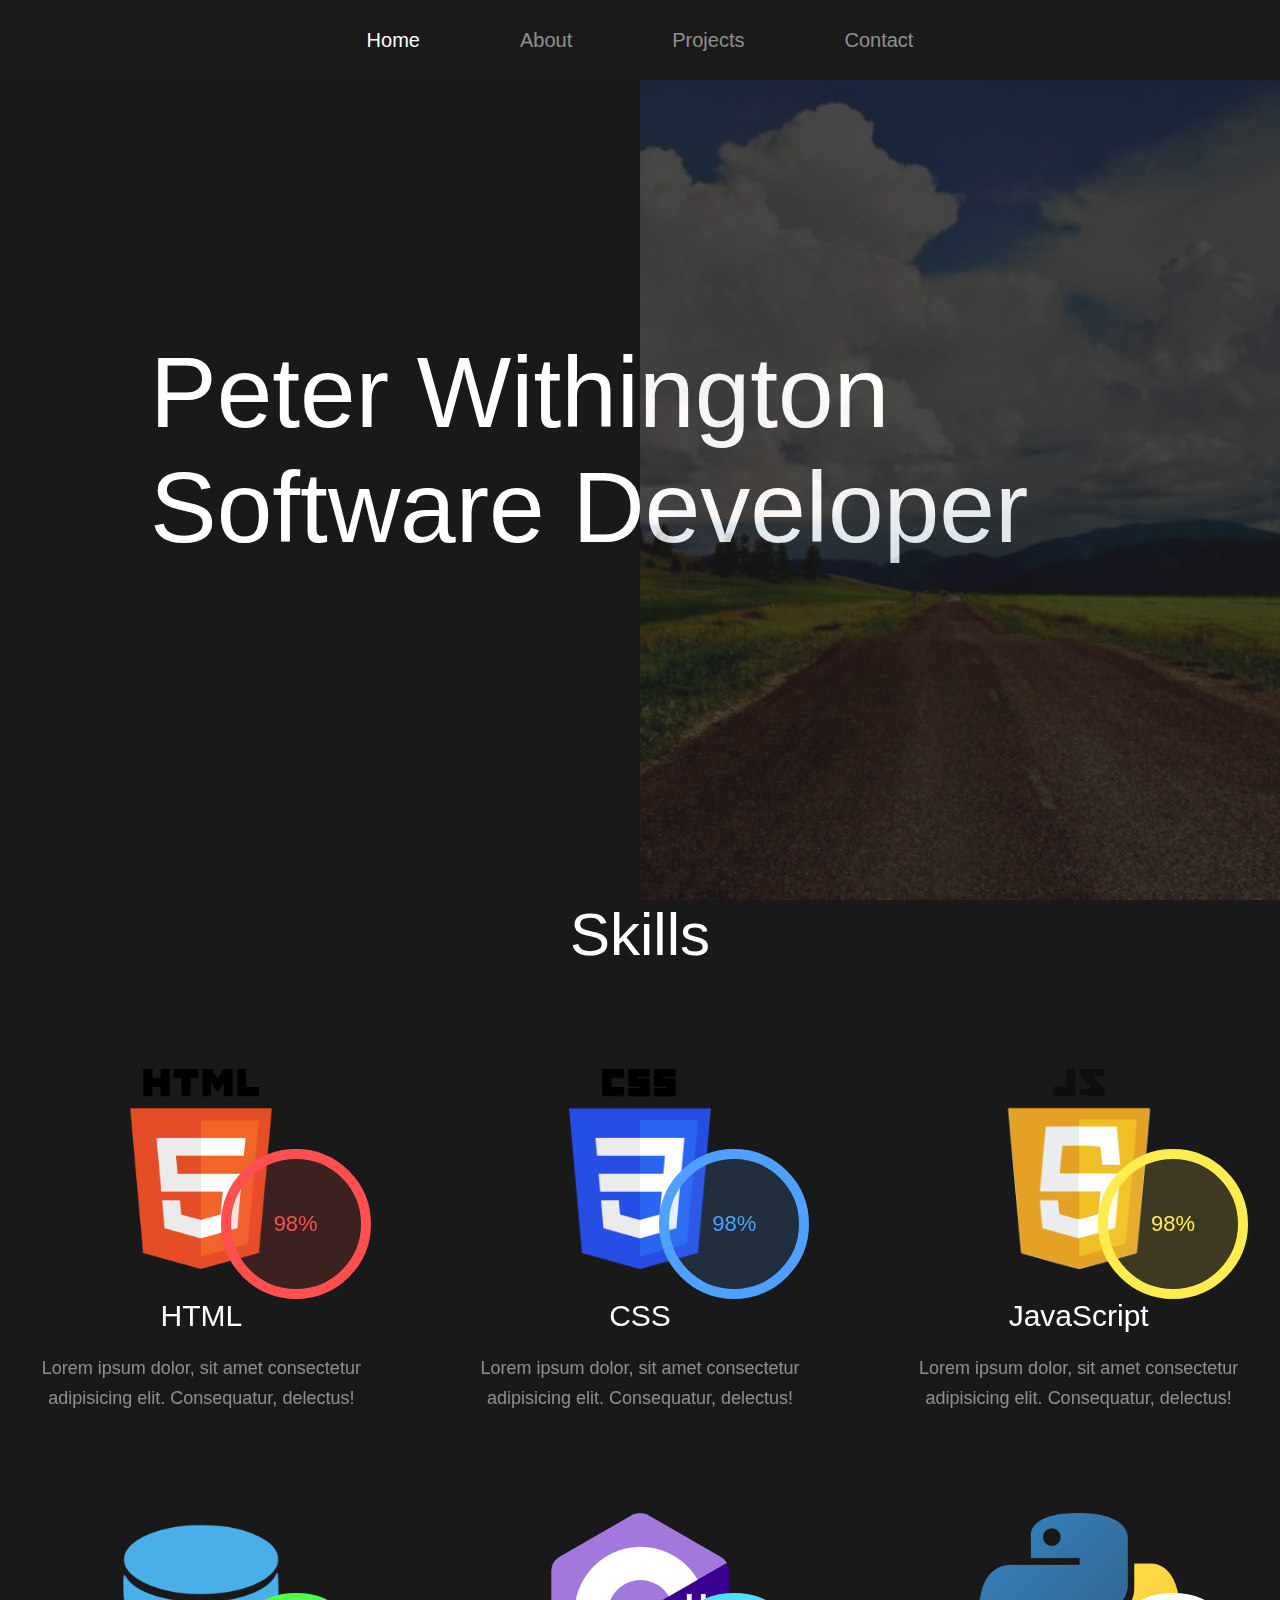
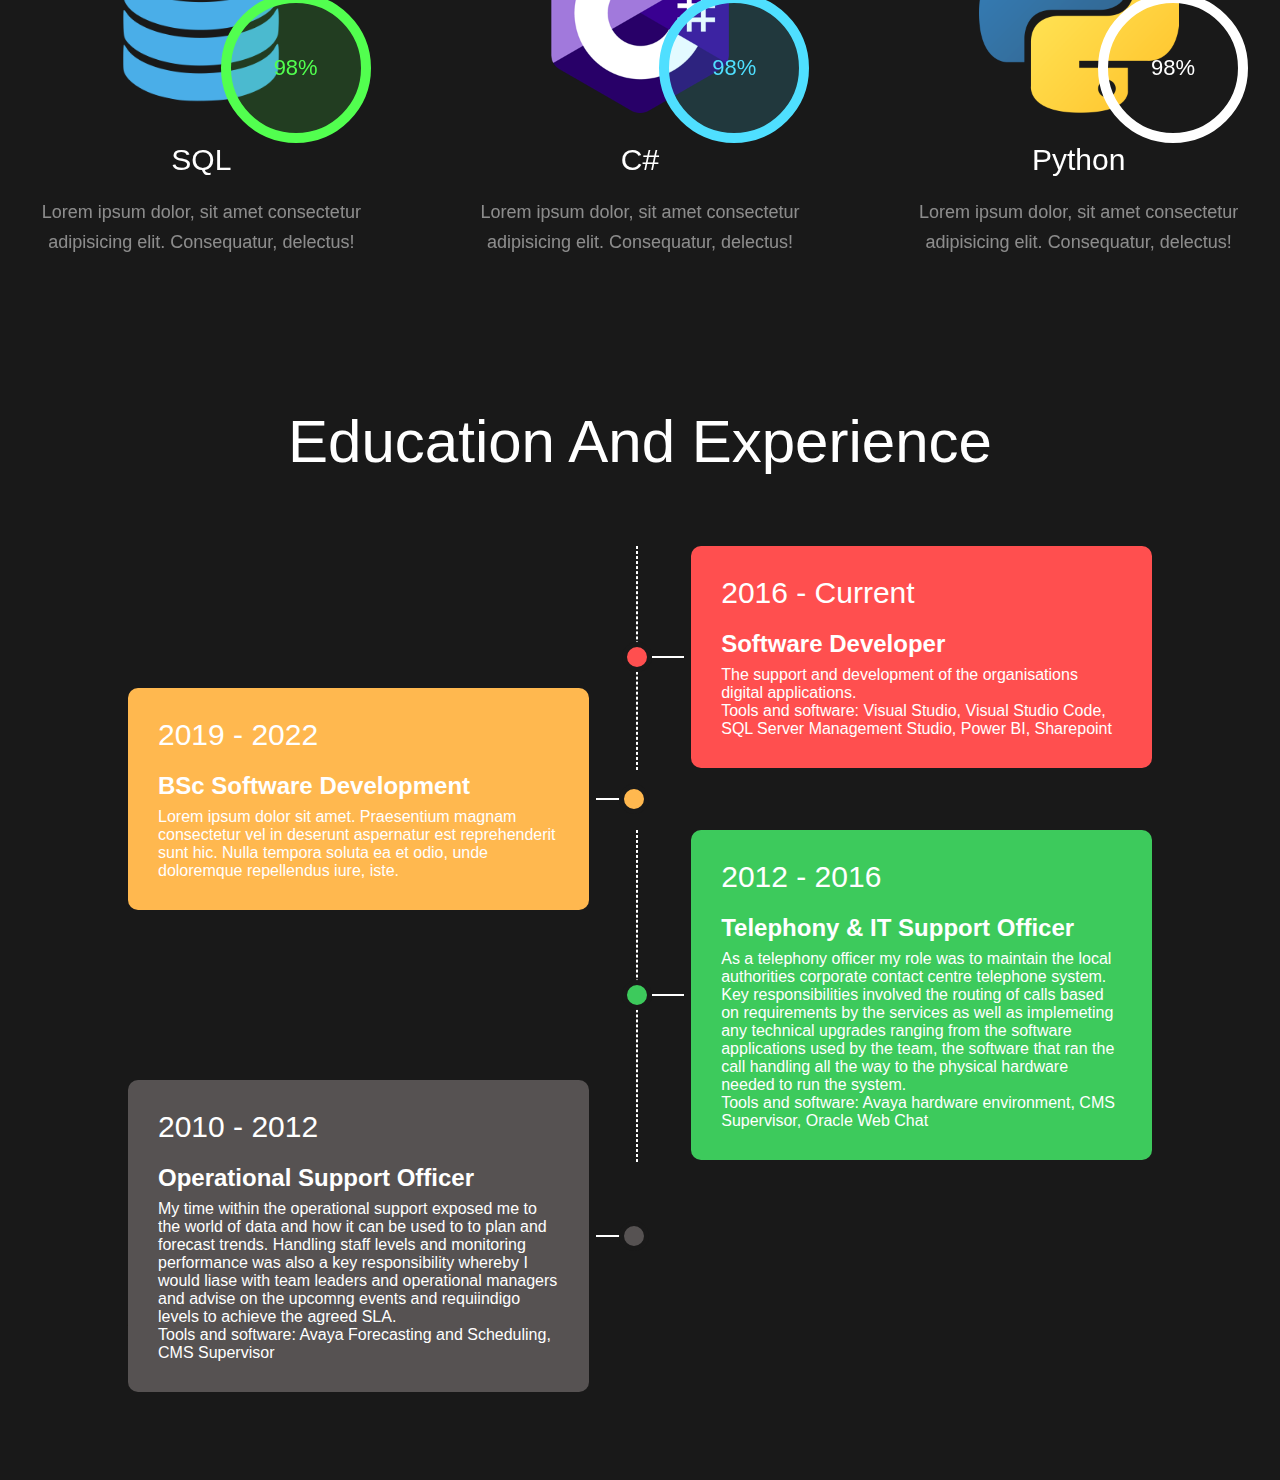
<file: index.html>
<!DOCTYPE html>
<html lang="en">
<head>
    <title>Peter Withington - withUK</title>

    <meta charset="utf-8">
    <meta name="viewport" content="width=device-width, initial-scale=1">

    <script src="scripts/script.js" async></script>

    <link rel="icon" type="image/png" href="images/dev.png"/>

    <link rel="stylesheet" href="styles/style.css">

</head>

<body>

    <!-- navbar -->
    <nav class="navbar">
        <ul class="link-group">
            <li class="link active"><a href="#">home</a></li>
            <li class="link"><a href="#about-section">about</a></li>
            <li class="link"><a href="#project-section">projects</a></li>
            <li class="link"><a href="#contact-section">contact</a></li>
        </ul>
    </nav>

    <!-- home section -->
    <section class="home-section active">
        <h1 class="hero-heading"><b>Peter Withington</b> <br> Software Developer</h1>
        <img src="images/landscape.jpg" class="home-img" alt="">
    </section>

    <!-- about section -->
    <section id="about-section" class="about-section">
        <div class="about">
            <div class="about-img-container">
                <img src="images/merrion.jpg" class="about-img" alt="">
                <button class="download-cv-btn">downlaod cv</button>
            </div>
            <p class="about-info">
                For most of my career I have been adept at being able to find solutions to problems within a given set of constraints, often budget, and I have gotten quite good at it.<br>
                I have been a developer with Leeds City Council for the past 5 years. I currently work primarily with C# within Microsoft's .Net framework. However, working for a local authority I get the opportunity to widen my skill set to include markup languages and business intelligence.<br>
                As a developer I have worked on established applications, collaborating with other coders, adopting coding patterns for continuity and readibilty, as well as creating additional functionality and troubleshooting any pesky bugs that may raise their heads.<br>
                The experience I bring to a team does not end with code solutions.
            </p>
        </div>
    </section>

    <!-- project section -->
    <section id="project-section" class="project-section">
        <!-- <h1 class="project-heading">some of my projects</h1> -->
        <div class="project-container">
            <div class="project-card">
                <img src="images/landscape.jpg" class="project-img" alt="">
                <div class="project-content">
                    <h1 class="project-title">project 01</h1>
                    <p class="project-info">
                        Lorem ipsum dolor, sit amet consectetur adipisicing elit. Impedit vitae delectus cumque repudiandae aliquam optio accusamus natus nobis! Nam, sunt?
                    </p>
                    <div class="project-btn-grp">
                        <button class="project-btn github">github repo</button>
                        <button class="project-btn live">see live</button>
                    </div>
                </div>
            </div>
            <div class="project-card">
                <img src="images/landscape.jpg" class="project-img" alt="">
                <div class="project-content">
                    <h1 class="project-title">project 02</h1>
                    <p class="project-info">
                        Lorem ipsum dolor, sit amet consectetur adipisicing elit. Impedit vitae delectus cumque repudiandae aliquam optio accusamus natus nobis! Nam, sunt?
                    </p>
                    <div class="project-btn-grp">
                        <button class="project-btn github">github repo</button>
                        <button class="project-btn live">see live</button>
                    </div>
                </div>
            </div>
            <div class="project-card">
                <img src="images/landscape.jpg" class="project-img" alt="">
                <div class="project-content">
                    <h1 class="project-title">project 03</h1>
                    <p class="project-info">
                        Lorem ipsum dolor, sit amet consectetur adipisicing elit. Impedit vitae delectus cumque repudiandae aliquam optio accusamus natus nobis! Nam, sunt?
                    </p>
                    <div class="project-btn-grp">
                        <button class="project-btn github">github repo</button>
                        <button class="project-btn live">see live</button>
                    </div>
                </div>
            </div>
            <div class="project-card">
                <img src="images/landscape.jpg" class="project-img" alt="">
                <div class="project-content">
                    <h1 class="project-title">project 04</h1>
                    <p class="project-info">
                        Lorem ipsum dolor, sit amet consectetur adipisicing elit. Impedit vitae delectus cumque repudiandae aliquam optio accusamus natus nobis! Nam, sunt?
                    </p>
                    <div class="project-btn-grp">
                        <button class="project-btn github">github repo</button>
                        <button class="project-btn live">see live</button>
                    </div>
                </div>
            </div>
        </div>
    </section>

    <!-- contact section -->
    <section id="contact-section" class="contact-section">
        <div>
            <h1>Email</h1>
            <p>peter.withington@live.co.uk</p>
            <h1>Phone</h1>
            <p>07535 256309</p>
        </div>
        <!-- map -->
        <div class="map">
            <iframe src="https://www.google.com/maps/embed?pb=!1m18!1m12!1m3!1d150788.90157940605!2d-1.6758144117566038!3d53.80592089171126!2m3!1f0!2f0!3f0!3m2!1i1024!2i768!4f13.1!3m3!1m2!1s0x48793e4ada64bd99%3A0x51adbafd0213dca9!2sLeeds!5e0!3m2!1sen!2suk!4v1640341370719!5m2!1sen!2suk" width="600" height="450" style="border:0;" allowfullscreen="" loading="lazy"></iframe>
        </div>
    </section>

    <!-- skills section -->
    <div id="skills-section" class="skills-section">
        <h1 class="heading">skills</h1>
        <div class="skills-container">
            <div class="skill-card">
                <img src="images/html_logo.png" class="skill-img" alt="">
                <div class="skill-level">98%</div>
                <h1 class="skill-name">HTML</h1>
                <p class="skill-info">Lorem ipsum dolor, sit amet consectetur adipisicing elit. Consequatur, delectus!</p>
            </div>
            <div class="skill-card">
                <img src="images/css_logo.png" class="skill-img" alt="">
                <div class="skill-level">98%</div>
                <h1 class="skill-name">CSS</h1>
                <p class="skill-info">Lorem ipsum dolor, sit amet consectetur adipisicing elit. Consequatur, delectus!</p>
            </div>
            <div class="skill-card">
                <img src="images/javascript_logo.png" class="skill-img" alt="">
                <div class="skill-level">98%</div>
                <h1 class="skill-name">JavaScript</h1>
                <p class="skill-info">Lorem ipsum dolor, sit amet consectetur adipisicing elit. Consequatur, delectus!</p>
            </div>
            <div class="skill-card">
                <img src="images/database_logo.png" class="skill-img" alt="">
                <div class="skill-level">98%</div>
                <h1 class="skill-name">SQL</h1>
                <p class="skill-info">Lorem ipsum dolor, sit amet consectetur adipisicing elit. Consequatur, delectus!</p>
            </div>
            <div class="skill-card">
                <img src="images/c-sharp_logo.png" class="skill-img" alt="">
                <div class="skill-level">98%</div>
                <h1 class="skill-name">C#</h1>
                <p class="skill-info">Lorem ipsum dolor, sit amet consectetur adipisicing elit. Consequatur, delectus!</p>
            </div>
            <div class="skill-card">
                <img src="images/python_logo.png" class="skill-img" alt="">
                <div class="skill-level">98%</div>
                <h1 class="skill-name">Python</h1>
                <p class="skill-info">Lorem ipsum dolor, sit amet consectetur adipisicing elit. Consequatur, delectus!</p>
            </div>
        </div>
    </div>

    <!-- timeline -->
    <div class="timeline">
        <h1 class="heading">education and experience</h1>
        <div class="card">
            <div class="card-body">
                <h1 class="card-title">2016 - Current</h1>
                <h2 class="timeline-subheading">Software Developer</h2>
                <p class="card-detail">
                    The support and development of the organisations digital applications. <br>
                    Tools and software: Visual Studio, Visual Studio Code, SQL Server Management Studio, Power BI, Sharepoint
                </p>
            </div>
        </div>
        <div class="card">
            <div class="card-body">
                <h1 class="card-title">2019 - 2022</h1>
                <h2 class="timeline-subheading">BSc Software Development</h2>
                <p class="card-detail">
                    Lorem ipsum dolor sit amet. Praesentium magnam consectetur vel in deserunt aspernatur est reprehenderit sunt hic. Nulla tempora soluta ea et odio, unde doloremque repellendus iure, iste.
                </p>
            </div>
        </div>
        <div class="card">
            <div class="card-body">
                <h1 class="card-title">2012 - 2016</h1>
                <h2 class="timeline-subheading">Telephony & IT Support Officer</h2>
                <p class="card-detail">
                    As a telephony officer my role was to maintain the local authorities corporate contact centre telephone system. Key responsibilities involved the routing of calls based on requirements by the services as well as implemeting any technical upgrades ranging from the software applications used by the team, the software that ran the call handling all the way to the physical hardware needed to run the system.<br>
                    Tools and software: Avaya hardware environment, CMS Supervisor, Oracle Web Chat
                </p>
            </div>
        </div>
        <div class="card">
            <div class="card-body">
                <h1 class="card-title">2010 - 2012</h1>
                <h2 class="timeline-subheading">Operational Support Officer</h2>
                <p class="card-detail">
                    My time within the operational support exposed me to the world of data and how it can be used to to plan and forecast trends. Handling staff levels and monitoring performance was also a key responsibility whereby I would liase with team leaders and operational managers and advise on the upcomng events and requiindigo levels to achieve the agreed SLA.<br>
                    Tools and software: Avaya Forecasting and Scheduling, CMS Supervisor
                </p>
            </div>
        </div>
        //+4 more cards
    </div>

</body>

</html>
</file>
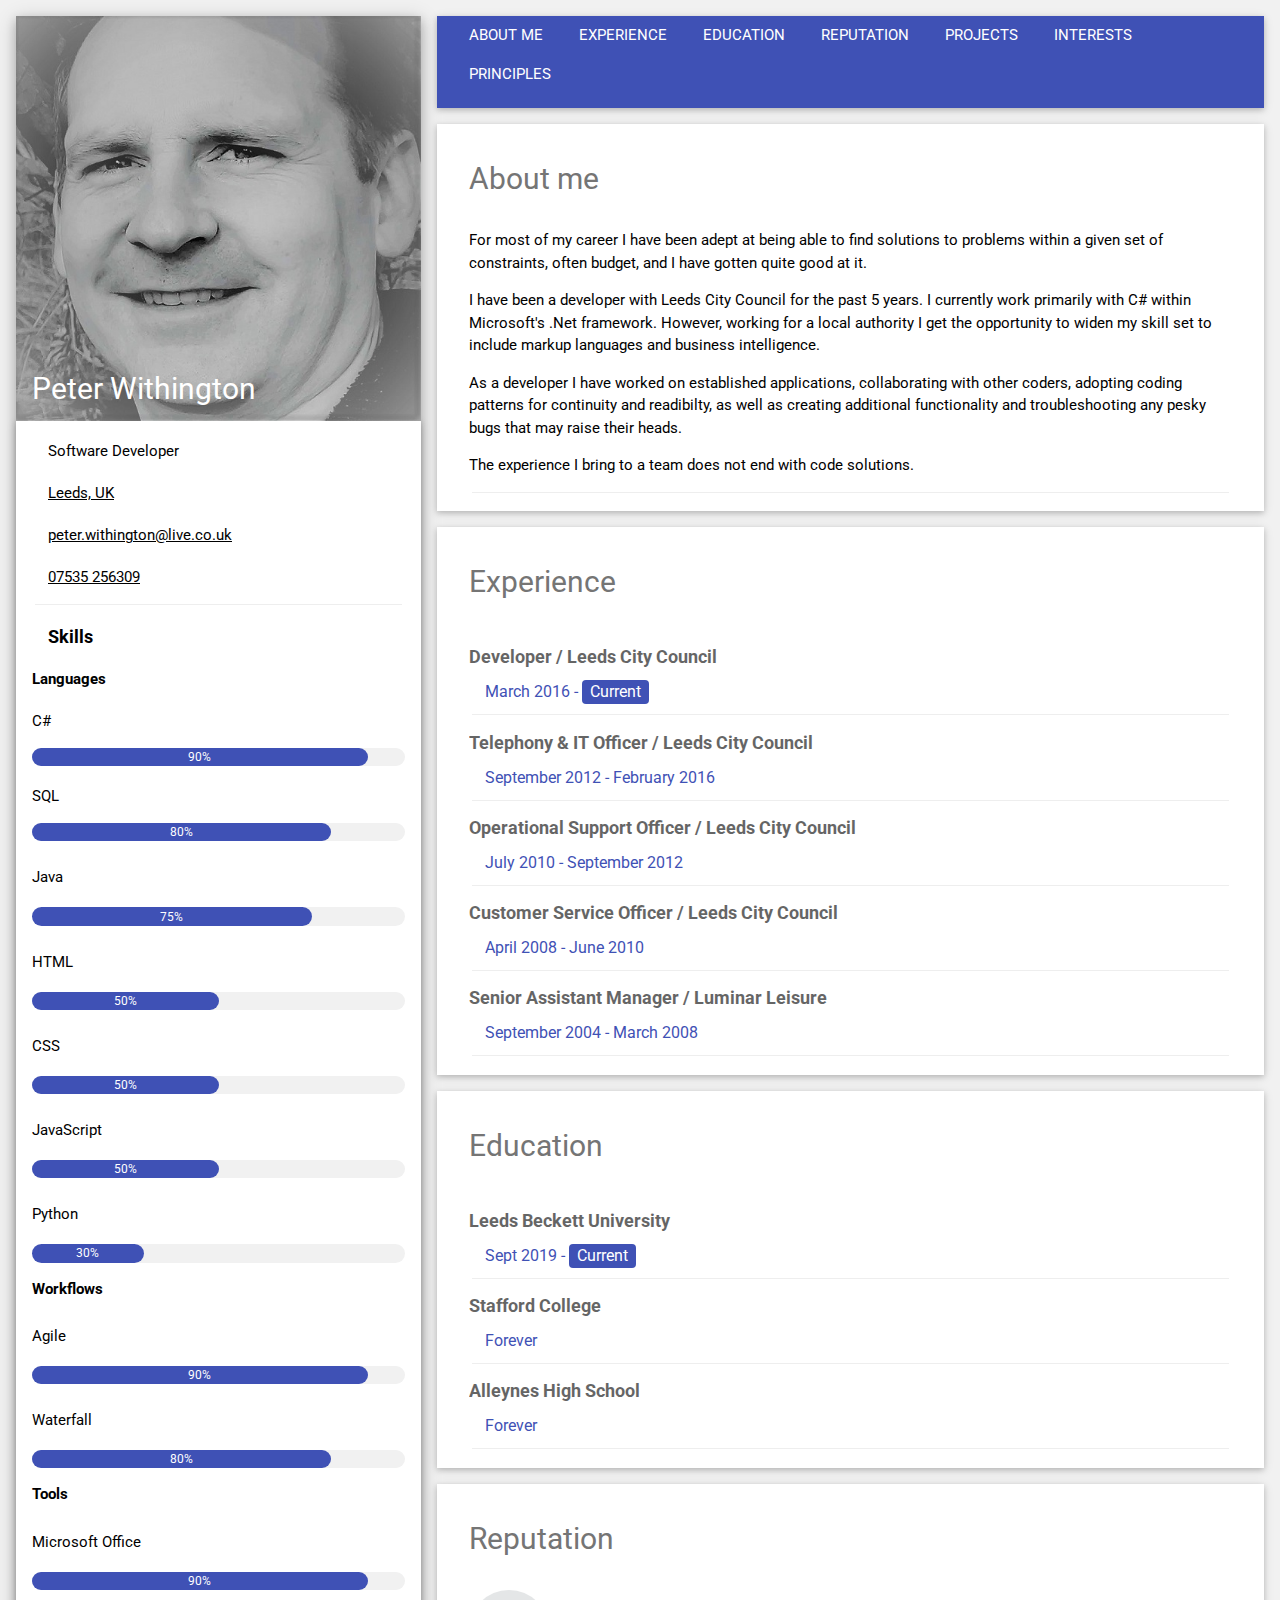
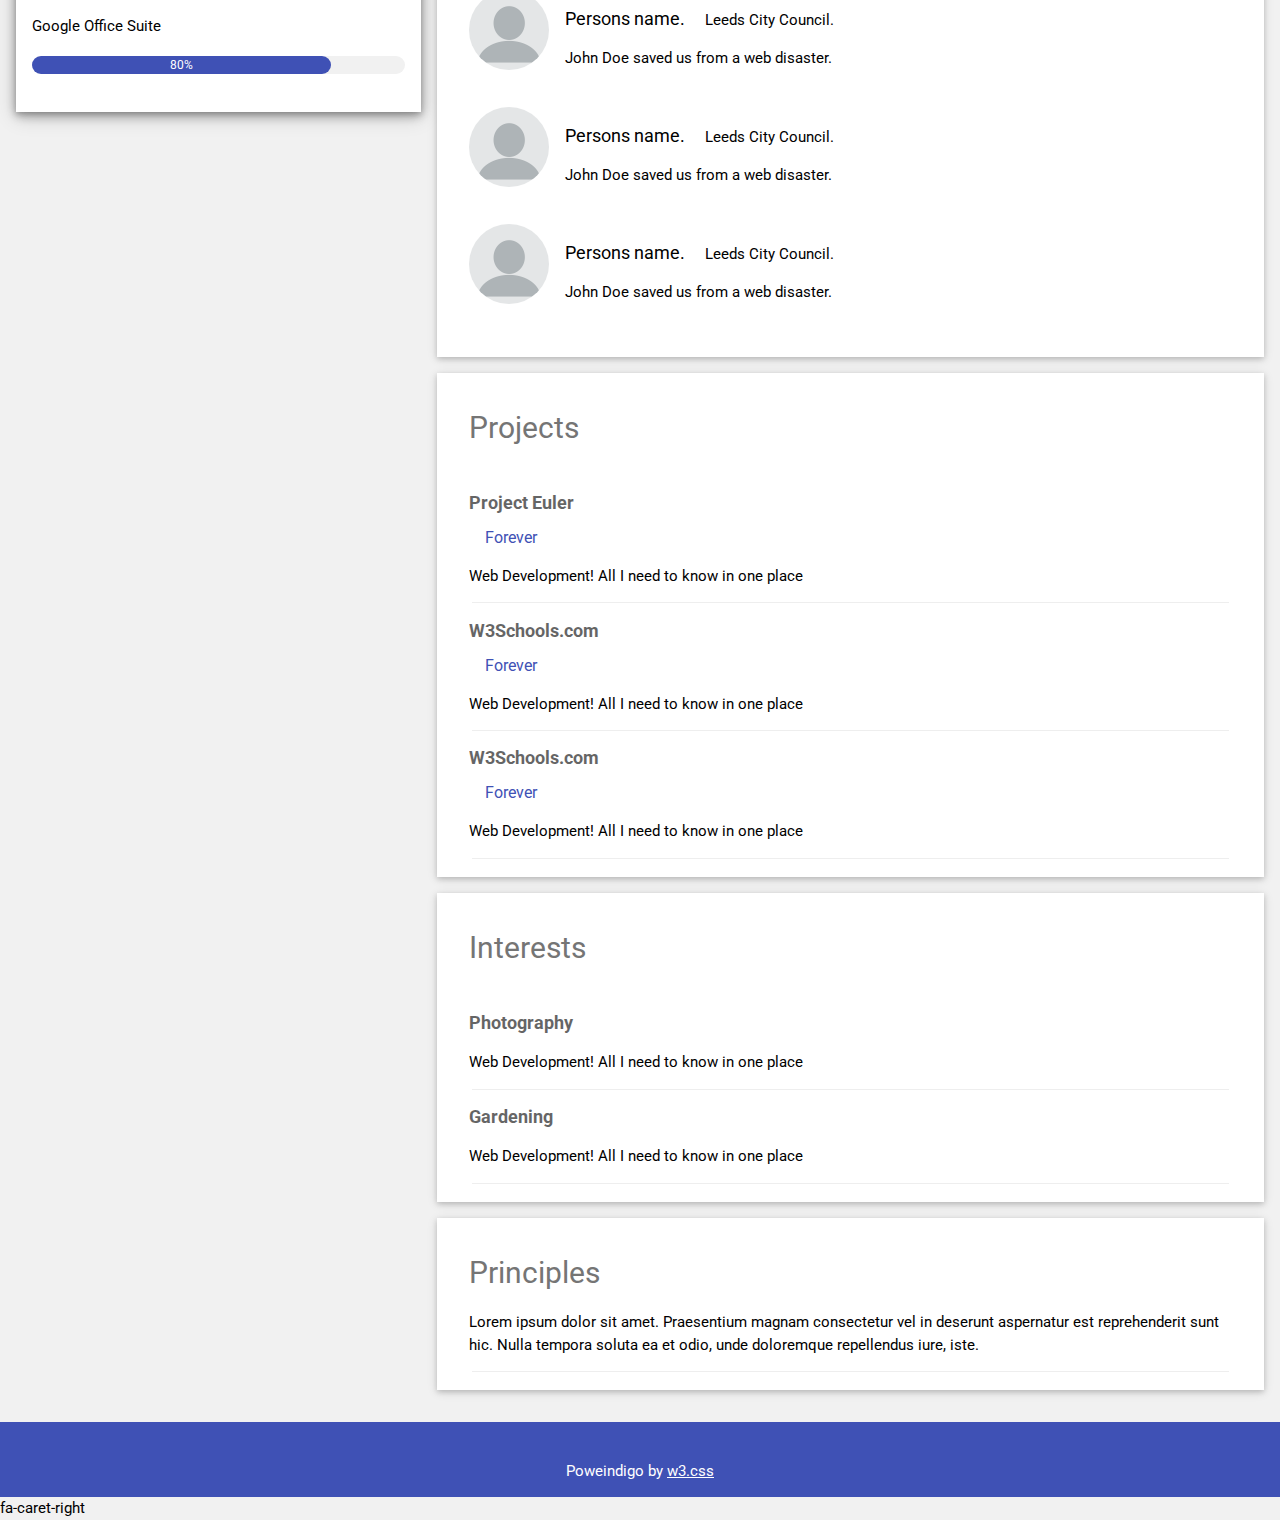
<file: indexbkup.html>
<!DOCTYPE html>
<html lang="en">
<head>
    <title>Peter Withington - withUK</title>

    <meta charset="utf-8">
    <meta name="viewport" content="width=device-width, initial-scale=1">

    <link rel="icon" type="image/png" href="images/pwLogo.png"/>

    <link rel="stylesheet" href="https://www.w3schools.com/w3css/4/w3.css">
    <link rel='stylesheet' href='https://fonts.googleapis.com/css?family=Roboto'>
    <link rel="stylesheet" href="https://cdnjs.cloudflare.com/ajax/libs/font-awesome/5.15.3/css/all.min.css" integrity="sha512-iBBXm8fW90+nuLcSKlbmrPcLa0OT92xO1BIsZ+ywDWZCvqsWgccV3gFoRBv0z+8dLJgyAHIhR35VZc2oM/gI1w==" crossorigin="anonymous" />
    
    <style>
        html,body,h1,h2,h3,h4,h5,h6 {
            font-family: "Roboto", sans-serif
        }

        hr {
            margin:0.2em;
        }

        .w3-margin-bottom {
            padding-bottom: 1em !important;
        }

        .skill-summary{
            font-size:0.8em
        }
    </style>

    <script src="https://ajax.googleapis.com/ajax/libs/jquery/3.5.1/jquery.min.js"></script>
</head>

<body class="w3-light-grey">

    <!-- Page Container -->
    <div class="w3-content w3-margin-top" style="max-width:1400px;">
        
        <!-- The Grid -->
        <div class="w3-row-padding">
            
            <!-- Left Column -->
            <div class="w3-third">

                <div class="w3-white w3-text-grey w3-card-4">
                    <div class="w3-display-container">
                        <img src="images/profile.jpg" style="width:100%" alt="profile picture">
                        <div class="w3-display-bottomleft w3-container w3-text-white">
                            <div class="w3-container">
                                <a href="https://www.facebook.com/peterwithingtonuk" target="_blank"><i class="fab fa-facebook w3-hover-opacity"></i></a>
                                <i class="fab fa-instagram w3-hover-opacity"></i>
                                <i class="fab fa-twitter-square w3-hover-opacity"></i>
                                <a href="https://uk.linkedin.com/in/peter-withington-0063a229" target="_blank"><i class="fab fa-linkedin w3-hover-opacity"></i></a>
                                <a href="https://github.com/withUK" target="_blank"><i class="fab fa-github w3-hover-opacity"></i></a>
                            </div>
                            <h2>Peter Withington</h2>
                        </div>
                    </div>
                    
                    <div class="w3-container w3-card w3-white w3-margin-bottom">
                        <p><i class="fas fa-laptop-code fa-fw w3-margin-right w3-large w3-text-indigo"></i>Software Developer</p>
                        <p><a href="https://goo.gl/maps/z8LveY19Yk8nQZi38" target="_blank"><i class="fas fa-map-marker-alt fa-fw w3-margin-right w3-large w3-text-indigo"></i>Leeds, UK</a></p>
                        <p><a href="mailto:peter.withington@live.co.uk"><i class="fa fa-envelope fa-fw w3-margin-right w3-large w3-text-indigo"></i>peter.withington@live.co.uk</a></p>
                        <p><a href="tel:07535256309"><i class="fa fa-phone fa-fw w3-margin-right w3-large w3-text-indigo"></i>07535 256309</a></p>
                        <hr>
                        
                        <p class="w3-large"><b><i class="fa fa-asterisk fa-fw w3-margin-right w3-text-indigo"></i>Skills</b></p>
                        <p><b>Languages</b></p>
                        
                        <p onclick="showHideSummary('csharpSummary','csharpChevron')"><i id="csharpChevron" class="fas fa-caret-right w3-large w3-text-indigo"></i>  <i class="fas fa-code w3-large"></i> C#</p>
                        <div class="w3-light-grey w3-round-xlarge w3-small" onclick="showHideSummary('csharpSummary','csharpChevron')">
                            <div class="w3-container w3-center w3-round-xlarge w3-indigo progress" style="width:90%">90%</div>
                        </div>
                        <div id="csharpSummary" class="w3-container w3-hide">
                            <p class="skill-summary">Some text..</p>
                        </div>

                        <p onclick="showHideSummary('sqlSummary','sqlChevron')"><i id="sqlChevron" class="fas fa-caret-right w3-large w3-text-indigo"></i>  <i class="fas fa-database w3-large"></i> SQL</p>
                        <div class="w3-light-grey w3-round-xlarge w3-small" onclick="showHideSummary('sqlSummary','sqlChevron')">
                            <div class="w3-container w3-center w3-round-xlarge w3-indigo progress" style="width:80%">80%</div>
                        </div>
                        <div id="sqlSummary" class="w3-container w3-hide">
                            <p class="skill-summary">Some text..</p>
                        </div>

                        <p onclick="showHideSummary('javaSummary','javaChevron')"><i id="javaChevron" class="fas fa-caret-right w3-large w3-text-indigo"></i>  <i class="fab fa-java w3-xlarge"></i> Java</p>
                        <div class="w3-light-grey w3-round-xlarge w3-small" onclick="showHideSummary('javaSummary','javaChevron')">
                            <div class="w3-container w3-center w3-round-xlarge w3-indigo progress" style="width:75%">75%</div>
                        </div>
                        <div id="javaSummary" class="w3-container w3-hide">
                            <p class="skill-summary">Some text..</p>
                        </div>

                        <p onclick="showHideSummary('htmlSummary','htmlChevron')"><i id="htmlChevron" class="fas fa-caret-right w3-large w3-text-indigo"></i>  <i class="fab fa-html5 w3-xlarge"></i> HTML</p>
                        <div class="w3-light-grey w3-round-xlarge w3-small" onclick="showHideSummary('htmlSummary','htmlChevron')">
                            <div class="w3-container w3-center w3-round-xlarge w3-indigo progress" style="width:50%">50%</div>
                        </div>
                        <div id="htmlSummary" class="w3-container w3-hide">
                            <p class="skill-summary">Some text..</p>
                        </div>

                        <p onclick="showHideSummary('cssSummary','cssChevron')"><i id="cssChevron" class="fas fa-caret-right w3-large w3-text-indigo"></i>  <i class="fab fa-css3-alt w3-xlarge"></i> CSS</p>
                        <div class="w3-light-grey w3-round-xlarge w3-small" onclick="showHideSummary('cssSummary','cssChevron')">
                            <div class="w3-container w3-center w3-round-xlarge w3-indigo progress" style="width:50%">50%</div>
                        </div>
                        <div id="cssSummary" class="w3-container w3-hide">
                            <p class="skill-summary">Some text..</p>
                        </div>

                        <p onclick="showHideSummary('javascriptSummary','javascriptChevron')"><i id="javascriptChevron" class="fas fa-caret-right w3-large w3-text-indigo"></i>  <i class="fab fa-js-square w3-xlarge"></i> JavaScript</p>
                        <div class="w3-light-grey w3-round-xlarge w3-small" onclick="showHideSummary('javascriptSummary','javascriptChevron')">
                            <div class="w3-container w3-center w3-round-xlarge w3-indigo progress" style="width:50%">50%</div>
                        </div>
                        <div id="javascriptSummary" class="w3-container w3-hide">
                            <p class="skill-summary">Some text..</p>
                        </div>

                        <p onclick="showHideSummary('pythonSummary','pythonChevron')"><i id="pythonChevron" class="fas fa-caret-right w3-large w3-text-indigo"></i>  <i class="fab fa-python w3-xlarge"></i> Python</p>
                        <div class="w3-light-grey w3-round-xlarge w3-small" onclick="showHideSummary('pythonSummary','pythonChevron')">
                            <div class="w3-container w3-center w3-round-xlarge w3-indigo progress" style="width:30%">30%</div>
                        </div>
                        <div id="pythonSummary" class="w3-container w3-hide">
                            <p class="skill-summary">Some text..</p>
                        </div>

                        <p><b>Workflows</b></p>
                        
                        <p onclick="showHideSummary('agileSummary','agileChevron')"><i id="agileChevron" class="fas fa-caret-right w3-large w3-text-indigo"></i>  <i class="fa fa-project-diagram w3-xlarge"></i> Agile</p>
                        <div class="w3-light-grey w3-round-xlarge w3-small" onclick="showHideSummary('agileSummary','agileChevron')">
                            <div class="w3-container w3-center w3-round-xlarge w3-indigo progress" style="width:90%">90%</div>
                        </div>
                        <div id="agileSummary" class="w3-container w3-hide">
                            <p class="skill-summary">Some text..</p>
                        </div>

                        <p onclick="showHideSummary('waterfallSummary','waterfallChevron')"><i id="waterfallChevron" class="fas fa-caret-right w3-large w3-text-indigo"></i>  <i class="fa fa-project-diagram w3-xlarge"></i> Waterfall</p>
                        <div class="w3-light-grey w3-round-xlarge w3-small" onclick="showHideSummary('waterfallSummary','waterfallChevron')">
                            <div class="w3-container w3-center w3-round-xlarge w3-indigo progress" style="width:80%">80%</div>
                        </div>
                        <div id="waterfallSummary" class="w3-container w3-hide">
                            <p class="skill-summary">Some text..</p>
                        </div>

                        <p><b>Tools</b></p>
                        
                        <p onclick="showHideSummary('msofficeSummary','msofficeChevron')"><i id="msofficeChevron" class="fas fa-caret-right w3-large w3-text-indigo"></i>  <i class="fab fa-windows w3-xlarge"></i> Microsoft Office</p>
                        <div class="w3-light-grey w3-round-xlarge w3-small" onclick="showHideSummary('msofficeSummary','msofficeChevron')">
                            <div class="w3-container w3-center w3-round-xlarge w3-indigo progress" style="width:90%">90%</div>
                        </div>
                        <div id="msofficeSummary" class="w3-container w3-hide">
                            <p class="skill-summary">Some text..</p>
                        </div>

                        <p onclick="showHideSummary('googleofficeSummary','googleofficeChevron')"><i id="googleofficeChevron" class="fas fa-caret-right w3-large w3-text-indigo"></i>  <i class="fab fa-google-drive w3-xlarge"></i> Google Office Suite</p>
                        <div class="w3-light-grey w3-round-xlarge w3-small" onclick="showHideSummary('googleofficeSummary','googleofficeChevron')">
                            <div class="w3-container w3-center w3-round-xlarge w3-indigo progress" style="width:80%">80%</div>
                        </div>
                        <div id="googleofficeSummary" class="w3-container w3-hide">
                            <p class="skill-summary">Some text..</p>
                        </div>
                        
                        <br>
                    </div>
                </div>
            
            </div>
            <!-- End Left Column -->

            <!-- Right Column -->
            <div class="w3-twothird">
                <div id="navbar" class="w3-container w3-card w3-indigo w3-margin-bottom">
                    <a href="#about" class="w3-bar-item w3-button">ABOUT ME</a>
                    <a href="#experience" class="w3-bar-item w3-button">EXPERIENCE</a>
                    <a href="#education" class="w3-bar-item w3-button">EDUCATION</a>
                    <a href="#reputation" class="w3-bar-item w3-button">REPUTATION</a>
                    <a href="#projects" class="w3-bar-item w3-button">PROJECTS</a>
                    <a href="#interests" class="w3-bar-item w3-button">INTERESTS</a>
                    <a href="#principles" class="w3-bar-item w3-button">PRINCIPLES</a>
                </div>

                <div class="w3-container w3-card w3-white w3-margin-bottom">
                    <h2 id="about" class="w3-text-grey w3-padding-16" style="padding-bottom: 0px !important;"><i class="fas fa-user-circle fa-fw w3-margin-right w3-xxlarge w3-text-indigo"></i>About me</h2>
                    
                    <div class="w3-container">
                        <p>For most of my career I have been adept at being able to find solutions to problems within a given set of constraints, often budget, and I have gotten quite good at it.</p>
                        <p>I have been a developer with Leeds City Council for the past 5 years. I currently work primarily with C# within Microsoft's .Net framework. However, working for a local authority I get the opportunity to widen my skill set to include markup languages and business intelligence.</p>
                        <p>As a developer I have worked on established applications, collaborating with other coders, adopting coding patterns for continuity and readibilty, as well as creating additional functionality and troubleshooting any pesky bugs that may raise their heads.</p>
                        <p>The experience I bring to a team does not end with code solutions.</p>
                        <hr>
                    </div>
                </div>

                <div class="w3-container w3-card w3-white w3-margin-bottom">
                    <h2 id="experience" class="w3-text-grey w3-padding-16"><i class="fas fa-briefcase fa-fw w3-margin-right w3-xxlarge w3-text-indigo"></i>Experience</h2>
                    
                    <div class="w3-container" onclick="showHideSummary('lccDeveloperSummary','lccDeveloperChevron')">
                        <h5 class="w3-opacity"><span><i id="lccDeveloperChevron" class="fas fa-caret-right w3-large w3-text-indigo"></i>  </span><b>Developer / Leeds City Council</b></h5>
                        <h6 class="w3-text-indigo"><i class="fa fa-calendar fa-fw w3-margin-right"></i>March 2016 - <span class="w3-tag w3-indigo w3-round">Current</span></h6>
                        <div id="lccDeveloperSummary" class="w3-hide">
                            <p>The support and development of the organisations digital applications. </p>
                            <p>Tools and software: Visual Studio, Visual Studio Code, SQL Server Management Studio, Power BI, Sharepoint</p>
                        </div>
                        <hr>
                    </div>

                    <div class="w3-container" onclick="showHideSummary('lccTelephonySummary','lccTelephonyChevron')">
                        <h5 class="w3-opacity"><span><i id="lccTelephonyChevron" class="fas fa-caret-right w3-large w3-text-indigo"></i>  </span><b>Telephony & IT Officer / Leeds City Council</b></h5>
                        <h6 class="w3-text-indigo"><i class="fa fa-calendar fa-fw w3-margin-right"></i>September 2012 - February 2016</h6>
                        <div id="lccTelephonySummary" class="w3-hide">
                            <p>As a telephony officer my role was to maintain the local authorities corporate contact centre telephone system. Key responsibilities involved the routing of calls based on requirements by the services as well as implemeting any technical upgrades ranging from the software applications used by the team, the software that ran the call handling all the way to the physical hardware needed to run the system.</p>
                            <p>Tools and software: Avaya hardware environment, CMS Supervisor, Oracle Web Chat</p>
                        </div>
                        <hr>
                    </div>

                    <div class="w3-container" onclick="showHideSummary('lccOperationalSupportSummary','lccOperationalSupportChevron')">
                        <h5 class="w3-opacity"><span><i id="lccOperationalSupportChevron" class="fas fa-caret-right w3-large w3-text-indigo"></i>  </span><b>Operational Support Officer / Leeds City Council</b></h5>
                        <h6 class="w3-text-indigo"><i class="fa fa-calendar fa-fw w3-margin-right"></i>July 2010 - September 2012</h6>
                        <div id="lccOperationalSupportSummary" class="w3-hide">
                            <p>My time within the operational support exposed me to the world of data and how it can be used to to plan and forecast trends. Handling staff levels and monitoring performance was also a key responsibility whereby I would liase with team leaders and operational managers and advise on the upcomng events and requiindigo levels to achieve the agreed SLA.</p>
                            <p>Tools and software: Avaya Forecasting and Scheduling, CMS Supervisor, </p>
                        </div>
                        <hr>
                    </div>

                    <div class="w3-container" onclick="showHideSummary('lccCustomerServiceSummary','lccCustomerServiceChevron')">
                        <h5 class="w3-opacity"><span><i id="lccCustomerServiceChevron" class="fas fa-caret-right w3-large w3-text-indigo"></i>  </span><b>Customer Service Officer / Leeds City Council</b></h5>
                        <h6 class="w3-text-indigo"><i class="fa fa-calendar fa-fw w3-margin-right"></i>April 2008 - June 2010</h6>
                        <div id="lccCustomerServiceSummary" class="w3-hide">
                            <p>Lorem ipsum dolor sit amet. Praesentium magnam consectetur vel in deserunt aspernatur est reprehenderit sunt hic. Nulla tempora soluta ea et odio, unde doloremque repellendus iure, iste.</p>
                            <p>Tools and software: Siebel</p>
                        </div>
                        <hr>
                    </div>

                    <div class="w3-container" onclick="showHideSummary('luminarAssistantManagerSummary','luminarAssistantManagerChevron')">
                        <h5 class="w3-opacity"><span><i id="luminarAssistantManagerChevron" class="fas fa-caret-right w3-large w3-text-indigo"></i>  </span><b>Senior Assistant Manager / Luminar Leisure</b></h5>
                        <h6 class="w3-text-indigo"><i class="fa fa-calendar fa-fw w3-margin-right"></i>September 2004 - March 2008</h6>
                        <div id="luminarAssistantManagerSummary" class="w3-hide">
                            <p>Lorem ipsum dolor sit amet. Praesentium magnam consectetur vel in deserunt aspernatur est reprehenderit sunt hic. Nulla tempora soluta ea et odio, unde doloremque repellendus iure, iste.</p>
                            <p>Tools and software: Adobe Premier Pro, Lotus Notes, Microsoft Office, Facebook, Twitter</p>
                        </div>
                        <hr>
                    </div>
                </div>

                <div class="w3-container w3-card w3-white w3-margin-bottom">
                    <h2 id="education" class="w3-text-grey w3-padding-16"><i class="fas fa-graduation-cap fa-fw w3-margin-right w3-xxlarge w3-text-indigo"></i>Education</h2>

                    <div class="w3-container" onclick="showHideSummary('leedsBeckettSummary','leedsBeckettChevron')">
                        <h5 class="w3-opacity"><span><i id="leedsBeckettChevron" class="fas fa-caret-right w3-large w3-text-indigo"></i>  </span><b>Leeds Beckett University</b></h5>
                        <h6 class="w3-text-indigo"><i class="fa fa-calendar fa-fw w3-margin-right"></i>Sept 2019 - <span class="w3-tag w3-indigo w3-round">Current</span></h6>
                        <div id="leedsBeckettSummary" class="w3-hide">
                            <p>Web Development! All I need to know in one place</p>
                        </div>
                        <hr>
                    </div>
                    <div class="w3-container" onclick="showHideSummary('staffordCollegeSummary','staffordCollegeChevron')">
                        <h5 class="w3-opacity"><span><i id="staffordCollegeChevron" class="fas fa-caret-right w3-large w3-text-indigo"></i>  </span><b>Stafford College</b></h5>
                        <h6 class="w3-text-indigo"><i class="fa fa-calendar fa-fw w3-margin-right"></i>Forever</h6>
                        <div id="staffordCollegeSummary" class="w3-hide">
                            <p>Web Development! All I need to know in one place</p>
                        </div>
                        <hr>
                    </div>
                    <div class="w3-container" onclick="showHideSummary('alleynesSummary','alleynesChevron')">
                        <h5 class="w3-opacity"><span><i id="alleynesChevron" class="fas fa-caret-right w3-large w3-text-indigo"></i>  </span><b>Alleynes High School</b></h5>
                        <h6 class="w3-text-indigo"><i class="fa fa-calendar fa-fw w3-margin-right"></i>Forever</h6>
                        <div id="alleynesSummary" class="w3-hide">
                            <p>Web Development! All I need to know in one place</p>
                        </div>
                        <hr>
                    </div>
                </div>

                <div class="w3-container w3-card w3-white w3-margin-bottom">
                    <h2 id="reputation" class="w3-text-grey w3-padding-16"><i class="fas fa-quote-left fa-fw w3-margin-right w3-xxlarge w3-text-indigo"></i>Reputation</h2>

                    <div class="w3-container">
                        <img src="images/placeholderprofile.png" alt="lcc references" class="w3-left w3-circle w3-margin-right" style="width:80px">
                        <p><span class="w3-large w3-margin-right">Persons name.</span> Leeds City Council.</p>
                        <p>John Doe saved us from a web disaster.</p><br>
                    </div>
                    <div class="w3-container">
                        <img src="images/placeholderprofile.png" alt="lcc references" class="w3-left w3-circle w3-margin-right" style="width:80px">
                        <p><span class="w3-large w3-margin-right">Persons name.</span> Leeds City Council.</p>
                        <p>John Doe saved us from a web disaster.</p><br>
                    </div>  
                    <div class="w3-container">
                        <img src="images/placeholderprofile.png" alt="lcc references" class="w3-left w3-circle w3-margin-right" style="width:80px">
                        <p><span class="w3-large w3-margin-right">Persons name.</span> Leeds City Council.</p>
                        <p>John Doe saved us from a web disaster.</p><br>
                    </div> 
                </div>

                <div class="w3-container w3-card w3-white w3-margin-bottom">
                    <h2 id="projects" class="w3-text-grey w3-padding-16"><i class="fas fa-code-branch fa-fw w3-margin-right w3-xxlarge w3-text-indigo"></i>Projects</h2>

                    <div class="w3-container">
                        <h5 class="w3-opacity"><b>Project Euler</b></h5>
                        <h6 class="w3-text-indigo"><i class="fa fa-calendar fa-fw w3-margin-right"></i>Forever</h6>
                        <p>Web Development! All I need to know in one place</p>
                        <hr>
                    </div>
                    <div class="w3-container">
                        <h5 class="w3-opacity"><b>W3Schools.com</b></h5>
                        <h6 class="w3-text-indigo"><i class="fa fa-calendar fa-fw w3-margin-right"></i>Forever</h6>
                        <p>Web Development! All I need to know in one place</p>
                        <hr>
                    </div>
                    <div class="w3-container">
                        <h5 class="w3-opacity"><b>W3Schools.com</b></h5>
                        <h6 class="w3-text-indigo"><i class="fa fa-calendar fa-fw w3-margin-right"></i>Forever</h6>
                        <p>Web Development! All I need to know in one place</p>
                        <hr>
                    </div>
                </div>

                <div class="w3-container w3-card w3-white w3-margin-bottom">
                    <h2 id="interests" class="w3-text-grey w3-padding-16"><i class="fas fa-book-open fa-fw w3-margin-right w3-xxlarge w3-text-indigo"></i>Interests</h2>

                    <div class="w3-container">
                        <h5 class="w3-opacity"><b>Photography</b></h5>
                        <p>Web Development! All I need to know in one place</p>
                        <hr>
                    </div>
                    <div class="w3-container">
                        <h5 class="w3-opacity"><b>Gardening</b></h5>
                        <p>Web Development! All I need to know in one place</p>
                        <hr>
                    </div>
                </div>

                <div class="w3-container w3-card w3-white w3-margin-bottom">
                    <h2 id="principles" class="w3-text-grey w3-padding-16" style="padding-bottom: 0px !important;"><i class="fas fa-bullseye fa-fw w3-margin-right w3-xxlarge w3-text-indigo"></i>Principles</h2>
                    
                    <div class="w3-container">
                        <p style="margin-top: 0.2em;">Lorem ipsum dolor sit amet. Praesentium magnam consectetur vel in deserunt aspernatur est reprehenderit sunt hic. Nulla tempora soluta ea et odio, unde doloremque repellendus iure, iste.</p>
                        <hr>
                    </div>
                </div>

            </div>
            <!-- End Right Column -->
        
        </div>
        <!-- End The Grid -->
    
    </div>
    <!-- End Page Container -->

    <footer class="w3-container w3-indigo w3-center w3-margin-top">
        <br>
        <a href="https://www.facebook.com/peterwithingtonuk" target="_blank"><i class="fab fa-facebook w3-hover-opacity"></i></a>
        <i class="fab fa-instagram w3-hover-opacity"></i>
        <i class="fab fa-twitter-square w3-hover-opacity"></i>
        <a href="https://uk.linkedin.com/in/peter-withington-0063a229" target="_blank"><i class="fab fa-linkedin w3-hover-opacity"></i></a>
        <a href="https://github.com/withUK" target="_blank"><i class="fab fa-github w3-hover-opacity"></i></a>
        <p>Poweindigo by <a href="https://www.w3schools.com/w3css/default.asp" target="_blank">w3.css</a></p>
    </footer>

    <script>
        function showHideSummary(id, chevronId) {
            var x = document.getElementById(id);
            var c = document.getElementById(chevronId);
            if (x.className.indexOf("w3-show") == -1) {
                x.className += " w3-show";
                c.className = c.className.replace("fa-caret-right", "fa-caret-down");
            } 
            else {
                x.className = x.className.replace(" w3-show", "");
                c.className = c.className.replace("fa-caret-down", "fa-caret-right");
            }
        }
    </script>
fa-caret-right
</body>
</file>
<file: styles/style.css>
*{
    margin: 0;
    padding: 0;
    box-sizing: border-box;
}

body{
    width: 100%;
    max-width: 1400px;
    display: block;
    margin: auto;
    min-height: 100vh;
    background: #191919;
    font-family: sans-serif;
}

.navbar{
    width: 100%;
    position: fixed;
    top: 0;
    left: 0;
    display: flex;
    justify-content: center;
    align-items: center;
    z-index: 9;
    background: #1a1a1a;
}

.link-group{
    list-style: none;
    display: flex;
}

.link a{
    color: #fff;
    opacity: 0.5;
    text-decoration: none;
    text-transform: capitalize;
    padding: 10px 30px;
    margin: 0 20px;
    line-height: 80px;
    transition: .5s;
    font-size: 20px;
}

.link a:hover, .link.active a{
    opacity: 1;
}

/* home-section */
.home-section{
    width: 100%;
    height: 100vh;
    padding: 0 150px;
    display: flex;
    align-items: center;
    position: fixed;
    top: 0;
    opacity: 0;
    transition: 0s;
}

.hero-heading{
    color: #fff;
    font-size: 100px;
    text-transform: capitalize;
    font-weight: 250;
}

.home-img{
    position: absolute;
    top: 0;
    right: 0;
    height: 100vh;
    width: 50%;
    object-fit: cover;
    opacity: 0.2;
}

.home-section.active,
.project-section.active,
.about-section.active,
.contact-section.active{
    position: relative;
    opacity: 1;
    z-index: 8;
}

/* project-section */
.project-section{
    width: 100%;
    min-height: 100vh;
    padding: 150px 100px 100px;
    position: fixed;
    top: 0;
    transition: 1s;
    opacity: 0;
}

.project-heading{
    font-size: 100px;
    background: #252525;
    text-transform: capitalize;
    text-align: center;
    margin-bottom: 50px;
    color: #1a1a1a;
    background-clip: text;
    -webkit-background-clip: text;
    -webkit-text-stroke: 8px transparent;
}

.project-container{
    display: grid;
    grid-template-columns: repeat(2, 1fr);
    grid-gap: 100px;
}

.project-card{
    height: 400px;
    position: relative;
}

.project-img{
    width: 100%;
    height: 100%;
    position: absolute;
    top: 0;
    left: 0;
    object-fit: cover;
    transition: .5s;
    border-radius: 20px;
}

.project-content{
    position: relative;
    padding: 40px;
    color: #fff;
    transition: .5s;
    opacity: 0;
}

.project-title{
    font-size: 50px;
    text-transform: capitalize;
    text-align: center;
    font-weight: 300;
}

.project-info{
    margin: 40px;
    font-size: 20px;
    line-height: 30px;
    text-align: center;
}

.project-btn-grp{
    display: grid;
    grid-template-columns: repeat(2, 1fr);
    grid-gap: 20px;
}

.project-btn{
    height: 40px;
    text-transform: capitalize;
    font-size: 18px;
    border: none;
    background: #000;
    color: #fff;
    cursor: pointer;
}

.project-btn.live{
    background: none;
    border: 2px solid #fff;
}

.project-card:hover .project-img{
    filter: blur(20px);
}

.project-card:hover .project-content{
    opacity: 1;
}

/* about-section */
.about-section{
    width: 100%;
    min-height: 100vh;
    padding: 150px 100px 0;
    position: fixed;
    top: 0;
    opacity: 0;
    transition: 1s;
}

.about{
    width: 100%;
    display: grid;
    grid-template-columns: 30% 65%;
    grid-gap: 40px;
}

.about-img-container{
    position: relative;
}

.about-info{
    color: #fff;
    opacity: 0.6;
    font-size: 20px;
    line-height: 40px;
}

.about-img{
    width: 100%;
    height: 100%;
    object-fit: cover;
    border-radius: 20px;
}

.download-cv-btn{
    position: absolute;
    bottom: 20px;
    left: 50%;
    transform: translateX(-50%);
    padding: 10px 20px;
    color: #fff;
    border: none;
    font-size: 16px;
    text-transform: capitalize;
    cursor: pointer;
    transition: .5s;
    background: rgba(0, 0, 0, 0.5);
}

.download-cv-btn:hover{
    background: #000;
}

/* skills-section */
.skill-section{
    position: relative;
    margin: 100px 0;
}

.heading{
    text-align: center;
    font-size: 60px;
    color: #fff;
    text-transform: capitalize;
    font-weight: 300;
    margin-bottom: 100px;
}

.skills-container{
    width: 95%;
    margin: auto;
    display: grid;
    grid-template-columns: repeat(3, 1fr);
    grid-gap: 100px;
    color: #fff;
}

.skill-card{
    position: relative;
}

.skill-img{
    display: block;
    margin: auto;
    height: 200px;
}

.skill-name{
    font-size: 30px;
    font-weight: 300;
    text-align: center;
    text-transform: capitalize;
    margin: 30px 0 20px;
}

.skill-info{
    text-align: center;
    opacity: 0.5;
    font-size: 18px;
    line-height: 30px;
}

.skill-level{
    position: absolute;
    top: 80px;
    right: 0;
    width: 150px;
    height: 150px;
    display: flex;
    justify-content: center;
    align-items: center;
    font-size: 22px;
    border-radius: 50%;
    border: 10px solid;
}

.skill-card:nth-child(1) .skill-level{
    background: #ff4f4f28;
    border-color: #ff4f4f;
    color: #ff4f4f;
}

.skill-card:nth-child(2) .skill-level{
    background: #4fa0ff28;
    border-color: #4fa0ff;
    color: #4fa0ff;
}

.skill-card:nth-child(3) .skill-level{
    background: #ffed4f28;
    border-color: #ffed4f;
    color: #ffed4f;
}

.skill-card:nth-child(4) .skill-level{
    background: #52ff4f28;
    border-color: #52ff4f;
    color: #52ff4f;
}

.skill-card:nth-child(5) .skill-level{
    background: #4fdfff28;
    border-color: #4fdfff;
    color: #4fdfff;
}

/* timeline-section */
.timeline{
    display: block;
    width: 80%;
    margin: 150px auto;
}

.timeline .heading{
    margin-bottom: 150px;
}

.timeline-subheading{
    margin-bottom: 0.5rem;
}

.card{
    width: 45%;
    padding: 30px;
    border-radius: 10px;
    color: #fff;
    display: block;
    margin: -80px 0;
    position: relative;
    background: #f00;
}

.card:nth-child(even){
    margin-left: auto;
}

.card:nth-child(even):before{
    content: '';
    position: absolute;
    left: -15%;
    top: 50%;
    transform: translateY(-50%);
    width: 20px;
    height: 20px;
    border: 5px solid #191919;
    border-radius: 50%;
}

.card:nth-child(even):after{
    content: '';
    position: absolute;
    left: -8.5%;
    top: 50%;
    transform: translateY(-50%);
    width: 7%;
    height: 2px;
    background: #fff;
    z-index: -1;
}

.card:nth-child(odd):before{
    content: '';
    position: absolute;
    right: -13%;
    top: 50%;
    transform: translateY(-50%);
    width: 20px;
    height: 20px;
    border: 5px solid #191919;
    border-radius: 50%;
}

.card:nth-child(odd):after{
    content: '';
    position: absolute;
    right: -8.5%;
    top: 50%;
    transform: translateY(-50%);
    width: 7%;
    height: 2px;
    background: #fff;
    z-index: -1;
}

.card:nth-child(2), .card:nth-child(2):before{
    background: #ff4f4f;
}
.card:nth-child(3), .card:nth-child(3):before{
    background: #ffb84f;
}
.card:nth-child(4), .card:nth-child(4):before{
    background: #3dca5c;
}
.card:nth-child(5), .card:nth-child(5):before{
    background: #565252;
}
.card:nth-child(6), .card:nth-child(6):before{
    background: #4fa0ff;
}

.card:nth-child(even) .card-body:before{
    content: '';
    position: absolute;
    left: -12%;
    top: 0;
    width: 0px;
    height: 100%;
    border: 1px dashed #fff;
    z-index: -1;
}

.card-title{
    font-size: 30px;
    font-weight: 300;
    margin-bottom: 20px;
}

/* contact-section */
.contact-section{
    position: absolute;
    top: 0;
    opacity: 0;
    transition: 1s;
    padding: 100px 150px;
    height: 100vh;
    display: grid;
    grid-template-columns: repeat(2, 1fr);
    grid-gap: 50px;
    color: #fff;
}

.contact-form input, .contact-form textarea{
    width: 100%;
    height: 40px;
    background: rgba(255, 255, 255, 0.2);
    border: 1px solid #fff;
    margin-bottom: 30px;
    border-radius: 5px;
    text-transform: capitalize;
    color: #fff;
    padding: 5px 10px;
}

::placeholder{
    color: #fff;
}

#msg{
    height: 280px;
    resize: none;
    font-family: sans-serif;
}

.form-submit-btn{
    background: #ff4f4f;
    color: #fff;
    text-transform: capitalize;
    padding: 15px 40px;
    display: block;
    margin: auto;
    border: none;
    border-radius: 10px;
    cursor: pointer;
}

.map{
    width: 100%;
    height: 100%;
    padding: 10px;
    border: 2px solid #fff;
    background: rgba(255, 255, 255, 0.2);
    border-radius: 10px;
}

.map iframe{
    width: 100%;
    height: 100%;
    border-radius: 5px;
}
</file>
